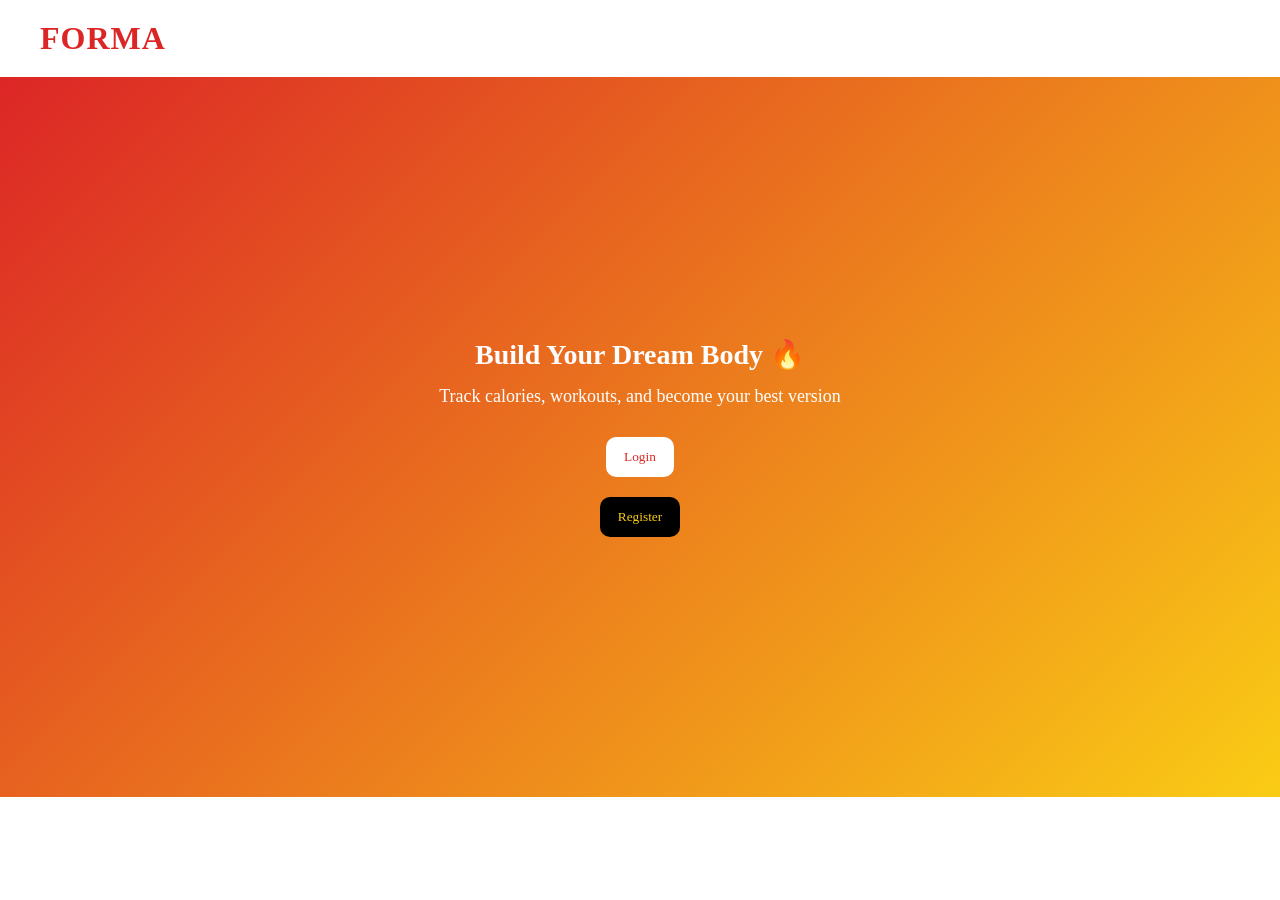
<file: index.html>
<!DOCTYPE html>
<html lang="en">
<head>
    <meta charset="UTF-8">
    <title>FORMA</title>
    <link rel="stylesheet" href="css/style.css">
</head>
<body>

    <header class="header">
        <h1>FORMA</h1>
    </header>


    <section class="hero">
        <h2>Build Your Dream Body 🔥</h2>
        <p>Track calories, workouts, and become your best version</p>

        <div class="buttons">
            <a href="login.html"><button class="btn primary">Login</button></a>
            <a href="register.html"><button class="btn secondary">Register</button></a>
        </div>
    </section>
</body>
</html>
</file>
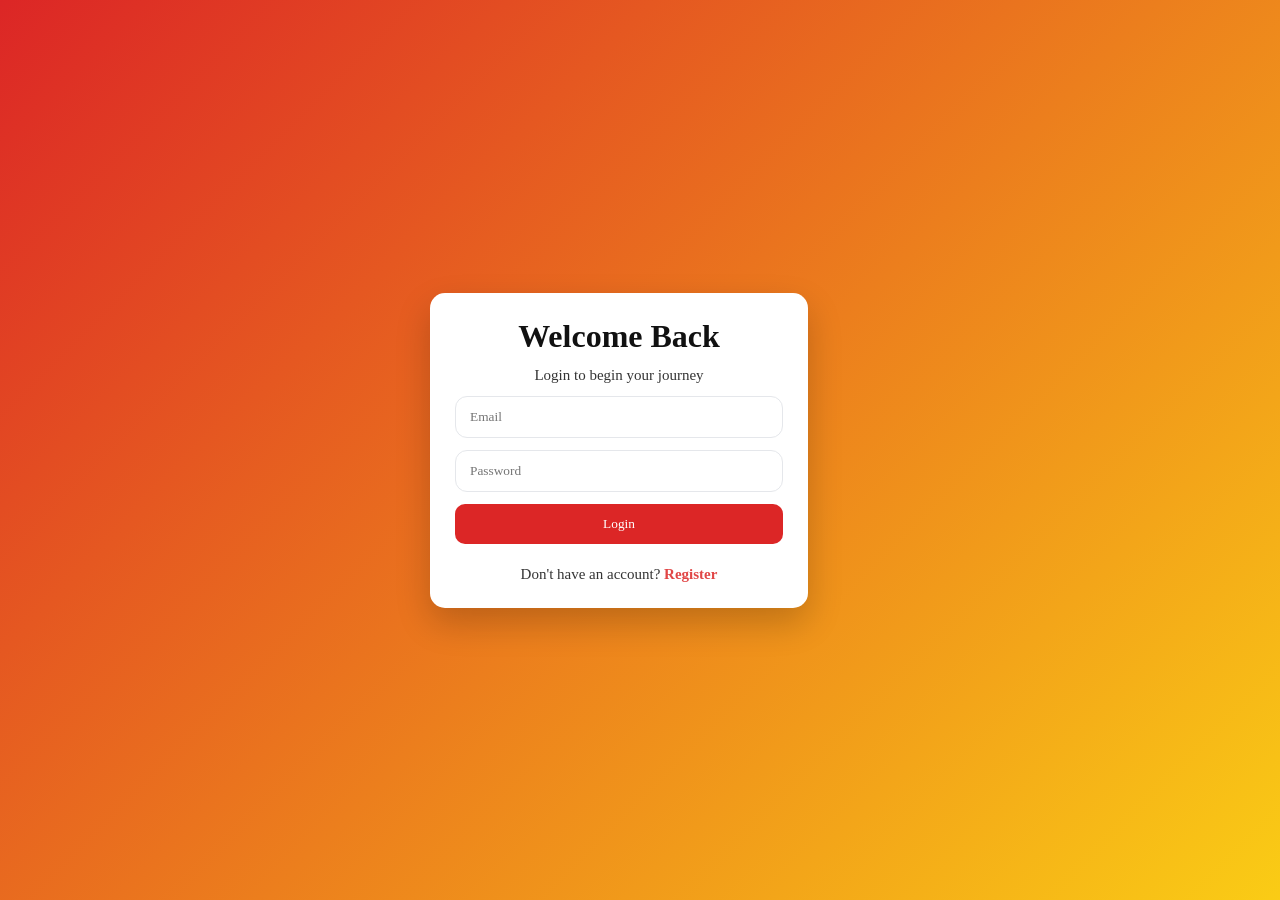
<file: dashboard.html>
<!DOCTYPE html>
<html lang="en">

<head>
    <meta charset="UTF-8">
    <meta name="viewport" content="width=device-width, initial-scale=1.0">
    <title>Dashboard | FORMA</title>
    <link rel="stylesheet" href="css/style.css">
</head>

<body>

    <div class="dashboard">

        <!-- SIDEBAR -->
        <aside class="sidebar">
            <div class="close-menu" onclick="toggleSidebar()">✕</div>
            <h2 style="cursor: pointer;" onclick="showSection('home'); closeSidebarOnMobile()">FORMA</h2>

            <ul>
                <li onclick="showSection('home')">Dashboard</li>
                <li onclick="showSection('calories')">Calories</li>
                <li onclick="showSection('protein')">Protein</li>
                <li onclick="showSection('workout')">Workout</li>
                <li onclick="showSection('meal')">Meal Plan</li>
            </ul>
        </aside>

        <!-- MAIN -->
        <div class="main">

            <!-- TOPBAR -->
            <div class="topbar">
                <h3 id="welcomeText"></h3>
                <p class="thank-msg">
                    Thanks for being part of FORMA, Keep pushing your limits!
                </p>
                <div>
                    <button onclick="toggleDarkMode()" class="mode-btn">🌙 Dark Mode</button>
                    <button onclick="logout()">🚪 Logout</button>
                    <button onclick="toggleMenu()">☰</button>
                </div>
            </div>

            <!-- CONTENT -->
            <div class="content">

                <!-- HOME -->
                <section id="home" class="section active">
                    <div class="card">
                        <div id="userInfo"></div>
                    </div>
                </section>

                <!-- CALORIES -->
                <section id="calories" class="section">
                    <div class="card">
                        <h2>Calories Calculator</h2>

                        <div class="form-grid">
                            <input type="number" id="c_weight" placeholder="Weight (kg)">
                            <input type="number" id="c_height" placeholder="Height (cm)">
                            <input type="number" id="c_age" placeholder="Age">

                            <select id="c_gender">
                                <option value="" disabled selected>Gender</option>
                                <option value="male">Male</option>
                                <option value="female">Female</option>
                            </select>

                            <select id="c_goal">
                                <option value="" disabled selected>Goal</option>
                                <option value="lose">Lose</option>
                                <option value="gain">Gain</option>
                                <option value="maintain">Maintain</option>
                            </select>

                            <select id="c_activity">
                                <option value="" disabled selected>Activity</option>
                                <option value="low">Low</option>
                                <option value="light">Light</option>
                                <option value="moderate">Moderate</option>
                                <option value="high">High</option>
                            </select>
                        </div>

                        <button class="action-btn" onclick="manualCalories()">Calculate</button>
                        <p id="calorieResult"></p>
                    </div>
                </section>

                <!-- PROTEIN -->
                <section id="protein" class="section">
                    <div class="card">
                        <h2>Protein Calculator</h2>

                        <input type="number" id="p_weight" placeholder="Weight (kg)">

                        <select id="p_goal">
                            <option value="" disabled selected>Goal</option>
                            <option value="lose">Lose</option>
                            <option value="gain">Gain</option>
                            <option value="maintain">Maintain</option>
                        </select>

                        <button class="action-btn" onclick="manualProtein()">Calculate</button>
                        <p id="proteinResult"></p>
                    </div>
                </section>

                <!-- WORKOUT -->
                <section id="workout" class="section">
                    <div class="card">
                        <h2>Workout Plan</h2>

                        <input type="number" id="w_days" placeholder="Days per week">

                        <select id="w_goal">
                            <option value="" disabled selected>Goal</option>
                            <option value="lose">Lose</option>
                            <option value="gain">Gain</option>
                            <option value="maintain">Maintain</option>
                        </select>

                        <button class="action-btn" onclick="generateWorkout()">Generate</button>
                        <pre id="workoutResult"></pre>
                    </div>
                </section>

                <!-- MEAL -->
                <section id="meal" class="section">
                    <div class="card">
                        <h2>Meal Plan</h2>

                        <input type="number" id="m_cal" placeholder="Calories">
                        <input type="number" id="m_pro" placeholder="Protein (g)">

                        <button class="action-btn" onclick="generateMeal()">Generate</button>
                        <pre id="mealResult"></pre>
                    </div>
                </section>

            </div>
        </div>

    </div>

    <script src="js/dashboard.js"></script>
</body>

</html>
</file>
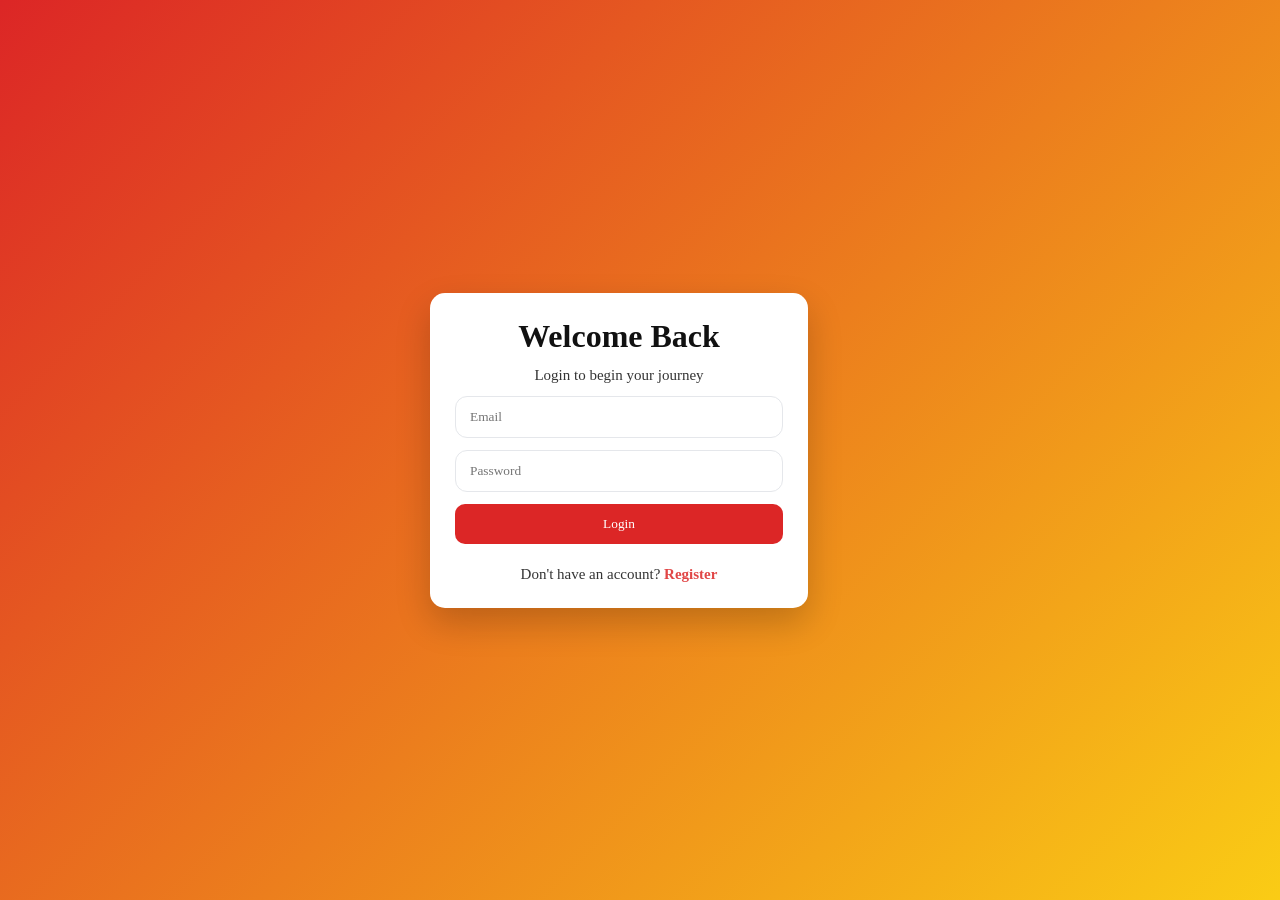
<file: login.html>
<!DOCTYPE html>
<html lang="en">
<head>
    <meta charset="UTF-8">
    <meta name="viewport" content="width=device-width, initial-scale=1.0">

    <title>Login | FORMA</title>
    <link rel="stylesheet" href="css/style.css">
</head>
<body>

    <div class="auth-container">

    <form onsubmit="login(event)">

        <div class="card">

            <h1>Welcome Back</h1>
            <p>Login to begin your journey</p>

            <input type="email" id="email" placeholder="Email" required>
            <input type="password" id="password" placeholder="Password" required>

            <button type="submit">Login</button>

            <p class="switch">
                Don't have an account?
                <a href="register.html">Register</a>
            </p>

        </div>

    </form>
</div>

    <script src="js/auth.js"></script>
</body>
</html>
</file>
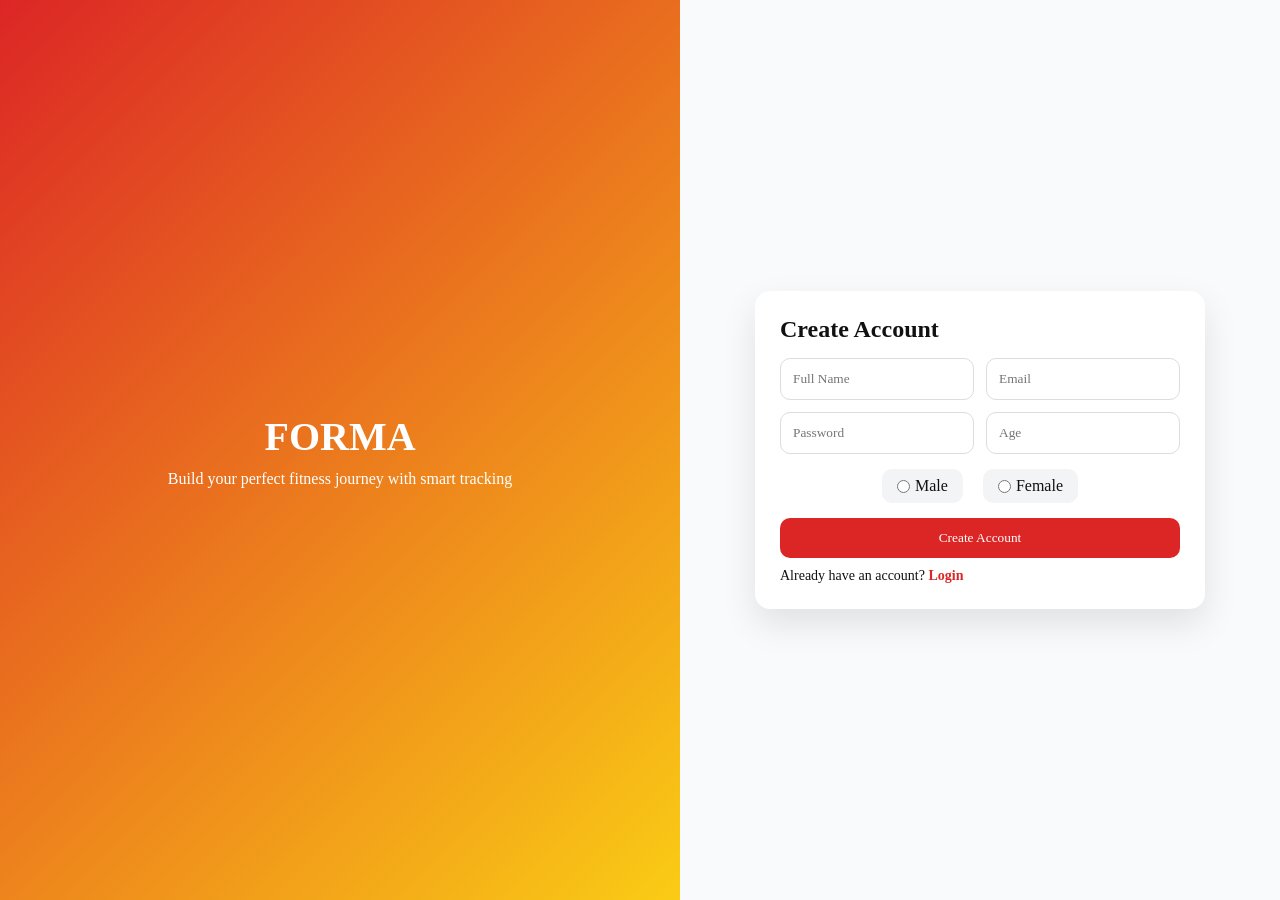
<file: register.html>
<!DOCTYPE html>
<html lang="en">
<head>
    <meta charset="UTF-8">

    <!-- مهم للموبايل -->
    <meta name="viewport" content="width=device-width, initial-scale=1.0">

    <title>Register | FORMA</title>
    <link rel="stylesheet" href="css/style.css">
</head>
<body>

<div class="auth-page">

    <!-- LEFT SIDE -->
    <div class="auth-left">
        <h1>FORMA</h1>
        <p>Build your perfect fitness journey with smart tracking</p>
    </div>

    <!-- RIGHT SIDE -->
    <div class="auth-right">

        <!-- الفورم هو اللي بيشغل الفنكشن -->
        <form onsubmit="register(event)" class="register-form">

            <h2>Create Account</h2>

            <div class="form-grid">

                <input type="text" id="name" placeholder="Full Name" required>
                <input type="email" id="email" placeholder="Email" required>

                <input type="password" id="password" placeholder="Password" required>
                <input type="number" id="age" placeholder="Age" min="10" max="100">

            </div>

            <!-- GENDER -->
            <div class="gender-box">
                <label>
                    <input type="radio" name="gender" value="male" required>
                    Male
                </label>

                <label>
                    <input type="radio" name="gender" value="female">
                    Female
                </label>
            </div>

            <!-- SUBMIT -->
            <button type="submit">Create Account</button>

            <p class="switch">
                Already have an account?
                <a href="login.html">Login</a>
            </p>

        </form>

    </div>

</div>

<script src="js/auth.js"></script>
</body>
</html>
</file>
<file: css/style.css>
:root {
    --bg: #ffffff;
    --text: #111111;
    --primary: #dc2626;
    --secondary: #facc15;
    --card: #f3f4f6;
}

/* RESET */
* {
    margin: 0;
    padding: 0;
    box-sizing: border-box;
    font-family: 'Segoe UI';
}

/* BODY */
body {
    background: var(--bg);
    color: var(--text);
    height: 100vh;
    animation: fadeIn 0.6s ease-in;
}

/* ================= HEADER / HOME ================= */

.header {
    display: flex;
    justify-content: space-between;
    align-items: center;
    padding: 20px 40px;
}

.header h1 {
    color: var(--primary);
    letter-spacing: 1px;
}

/* HERO */
.hero {
    height: 80vh;
    display: flex;
    flex-direction: column;
    justify-content: center;
    align-items: center;

    text-align: center;
    background: linear-gradient(135deg, var(--primary), var(--secondary));
    color: white;
}

.hero h2 {
    font-size: 40px;
    margin-bottom: 15px;
    animation: fadeUp 0.8s ease-out;
}

.hero p {
    margin-bottom: 30px;
    font-size: 18px;
    animation: fadeUp 1s ease-out;
}

.buttons {
    display: flex;
    gap: 20px;
    animation: fadeUp 1.2s ease-out;
}

/* ================= BUTTONS ================= */

button,
.btn {
    cursor: pointer;
    transition: 0.3s;
    font-family: inherit;
    text-decoration: none;
    display: inline-block;
    text-align: center;
}

/* الشكل العام */
.btn,
.auth-container button,
.topbar button {
    background: var(--primary);
    color: white;
    border: none;
    padding: 12px 18px;
    border-radius: 10px;
}

.btn:hover,
.auth-container button:hover,
.topbar button:hover {
    transform: scale(1.05);
}

/* PRIMARY */
.primary {
    background: white;
    color: var(--primary);
}

.primary:hover {
    background: #ffe4e6;
}

/* SECONDARY */
.secondary {
    background: black;
    color: var(--secondary);
}

.secondary:hover {
    background: #333;
}

/* ================= CARD SYSTEM ================= */

.card {
    background: var(--card);
    padding: 20px;
    border-radius: 15px;
    margin: 15px 0;
    box-shadow: 0 8px 20px rgba(0, 0, 0, 0.08);
    transition: 0.3s;
}

.card:hover {
    transform: translateY(-6px);
}

.card h3 {
    margin-bottom: 10px;
}

.card p {
    font-size: 15px;
    opacity: 0.85;
}

/* ================= AUTH ================= */

.auth-container {
    min-height: 100vh;
    display: flex;
    justify-content: center;
    align-items: center;

    padding: 40px 0;
    background: linear-gradient(135deg, var(--primary), var(--secondary));
    text-align: center;
}

.auth-container .card {
    width: 420px;
    max-width: 90%;
    padding: 25px;
    border-radius: 15px;

    background: white;
    color: #111;

    box-shadow: 0 15px 35px rgba(0, 0, 0, 0.2);

    display: flex;
    flex-direction: column;
    gap: 12px;
}

.auth-container input,
.auth-container select {
    padding: 12px;
    border-radius: 10px;
    border: 1px solid #ddd;
    width: 100%;
    transition: 0.3s;
}

.auth-container input:focus,
.auth-container select:focus {
    border-color: var(--primary);
    outline: none;
    transform: scale(1.02);
    box-shadow: 0 0 10px rgba(220, 38, 38, 0.2);
}

.switch {
    font-size: 14px;
    margin-top: 10px;
}

.switch a {
    color: var(--primary);
    font-weight: bold;
    text-decoration: none;
}

/* ================= DASHBOARD ================= */

.dashboard {
    display: flex;
    height: 100vh;
}

/* SIDEBAR */
.sidebar {
    width: 240px;
    background: #111827;
    color: white;
    padding: 20px;
}

.sidebar h2 {
    color: var(--primary);
    margin-bottom: 30px;
}

.sidebar ul {
    list-style: none;
}

.sidebar li {
    padding: 12px;
    margin: 10px 0;
    border-radius: 10px;
    cursor: pointer;
    transition: 0.3s;
    display: flex;
    align-items: center;
    gap: 10px;
}

.sidebar li:hover {
    background: var(--primary);
    transform: translateX(5px);
}

/* MAIN */
.main {
    flex: 1;
    background: #f9fafb;
    display: flex;
    flex-direction: column;
}

/* TOPBAR */
.topbar {
    background: white;
    padding: 15px 20px;
    display: flex;
    justify-content: space-between;
    box-shadow: 0 2px 10px rgba(0, 0, 0, 0.05);
}

.topbar button {
    background: black;
    color: white;
}

.topbar button:hover {
    background: #333;
}

/* CONTENT */
.content {
    padding: 20px;
}

/* SECTIONS */
.section {
    display: none;
}

.section.active {
    display: block;
}

/* GRID */
.grid {
    display: grid;
    grid-template-columns: repeat(2, 1fr);
    gap: 20px;
}

/* ================= REGISTER PAGE ================= */

.auth-page {
    display: flex;
    height: 100vh;
}

/* LEFT */
.auth-left {
    flex: 1;
    background: linear-gradient(135deg, #dc2626, #facc15);
    color: white;

    display: flex;
    flex-direction: column;
    justify-content: center;
    align-items: center;

    padding: 40px;
    text-align: center;
}

.auth-left h1 {
    font-size: 40px;
    margin-bottom: 10px;
}

/* RIGHT */
.auth-right {
    flex: 1;
    display: flex;
    justify-content: center;
    align-items: center;
    background: #f9fafb;
}

/* FORM */
.register-form {
    width: 450px;
    background: white;
    padding: 25px;
    border-radius: 15px;

    box-shadow: 0 15px 35px rgba(0, 0, 0, 0.1);
}

.register-form h2 {
    margin-bottom: 15px;
}

/* GRID INPUTS */
.form-grid {
    display: grid;
    grid-template-columns: 1fr 1fr;
    gap: 12px;
}

.form-grid input,
.form-grid select {
    padding: 12px;
    border-radius: 10px;
    border: 1px solid #ddd;
    width: 100%;
}

.form-grid input:focus,
.form-grid select:focus {
    border-color: #dc2626;
    outline: none;
    transform: scale(1.02);
}

/* GENDER */
.gender-box {
    display: flex;
    justify-content: center;
    gap: 20px;
    margin: 15px 0;
}

.gender-box label {
    background: #f3f4f6;
    padding: 8px 15px;
    border-radius: 10px;
    display: flex;
    gap: 5px;
    align-items: center;
}

/* BUTTON */
.register-form button {
    width: 100%;
    padding: 12px;
    border: none;
    background: #dc2626;
    color: white;
    border-radius: 10px;
    cursor: pointer;
    transition: 0.3s;
}

.register-form button:hover {
    transform: scale(1.03);
}

/* ================= RESPONSIVE ================= */

@media (max-width: 900px) {
    .auth-page {
        flex-direction: column;
    }

    .register-form {
        width: 90%;
    }

    .form-grid {
        grid-template-columns: 1fr;
    }
}

@media (max-width: 768px) {
    .sidebar {
        position: fixed;
        left: -250px;
        top: 0;
        height: 100%;
        transition: 0.3s;
        z-index: 1000;
    }

    .sidebar.show {
        left: 0;
    }
}

.grid {
    grid-template-columns: 1fr;
}

.hero h2 {
    font-size: 28px;
}

.buttons {
    flex-direction: column;
}

/* ================= ANIMATIONS ================= */

@keyframes fadeUp {
    from {
        opacity: 0;
        transform: translateY(30px);
    }

    to {
        opacity: 1;
        transform: translateY(0);
    }
}

@keyframes fadeIn {
    from {
        opacity: 0;
    }

    to {
        opacity: 1;
    }
}

.msg {
    position: fixed;
    top: 20px;
    right: 20px;
    padding: 12px 20px;
    border-radius: 10px;
    color: white;
    font-weight: bold;
    transition: 0.4s;
    z-index: 1000;
}

.msg.success {
    background: #16a34a;
}

.msg.error {
    background: #dc2626;
}

.action-btn {
    width: 100%;
    margin-top: 15px;
    padding: 12px;
    border: none;
    border-radius: 12px;
    background: linear-gradient(135deg, #dc2626, #facc15);
    color: white;
    font-weight: bold;
    cursor: pointer;
    transition: 0.3s;
}

.action-btn:hover {
    transform: scale(1.05);
    opacity: 0.9;
}

.input-group {
    display: flex;
    flex-direction: column;
    gap: 6px;
    margin-top: 10px;
}

.input-group label {
    font-size: 13px;
    opacity: 0.7;
    font-weight: 500;
}

/* تحسين شكل inputs داخل الكروت */
.card input,
.card select {
    width: 100%;
    padding: 12px 14px;
    border-radius: 12px;
    border: 1px solid #e5e7eb;
    background: white;
    transition: 0.25s;
}

.card input:focus,
.card select:focus {
    border-color: #dc2626;
    box-shadow: 0 0 0 3px rgba(220, 38, 38, 0.15);
    transform: scale(1.01);
}

/* زرار المود */
.mode-btn {
    background: #111;
    color: white;
    border: none;
    padding: 8px 12px;
    border-radius: 10px;
    margin-right: 10px;
}

.mode-btn:hover {
    opacity: 0.8;
}

/* DARK MODE */
body.dark {
    background: #0f172a;
    color: white;
}

body.dark .card {
    background: #1e293b;
    color: white;
}

body.dark .sidebar {
    background: #020617;
}

body.dark .topbar {
    background: #111827;
}

body.dark .main {
    background: #0f172a;
}

body.dark input,
body.dark select {
    background: #0f172a;
    color: white;
    border: 1px solid #334155;
}

body.dark input::placeholder {
    color: #94a3b8;
}

.thank-msg {
    margin-top: 15px;
    font-size: 16px;
    opacity: 0.8;
    font-style: italic;
}

/* ================= MENU TOGGLE (Hamburger) ================= */
.menu-toggle {
    display: none;
    position: fixed;
    top: 15px;
    left: 15px;
    z-index: 1001;
    background: #dc2626;
    color: white;
    font-size: 28px;
    padding: 8px 15px;
    border-radius: 10px;
    cursor: pointer;
    box-shadow: 0 2px 10px rgba(0, 0, 0, 0.2);
}

.close-menu {
    display: none;
    text-align: right;
    font-size: 28px;
    cursor: pointer;
    color: white;
    padding: 10px;
}

/* للشاشات الصغيرة (الموبايل) */
@media (max-width: 768px) {

    /* sidebar بيظهر ويختفي بالـ JS */
    .sidebar {
        position: fixed;
        left: -280px;
        top: 0;
        height: 100%;
        width: 260px;
        z-index: 1000;
        transition: 0.3s ease;
        background: #111827;
        padding-top: 50px;
        /* من غير display: none */
    }

    .sidebar.open {
        left: 0;
    }

    .grid {
        grid-template-columns: 1fr;
    }

    .hero h2 {
        font-size: 28px;
    }

    .buttons {
        flex-direction: column;
    }
}

/* للشاشات الكبيرة */
@media (min-width: 769px) {

    .close-menu {
        display: none;
    }
}
</file>
